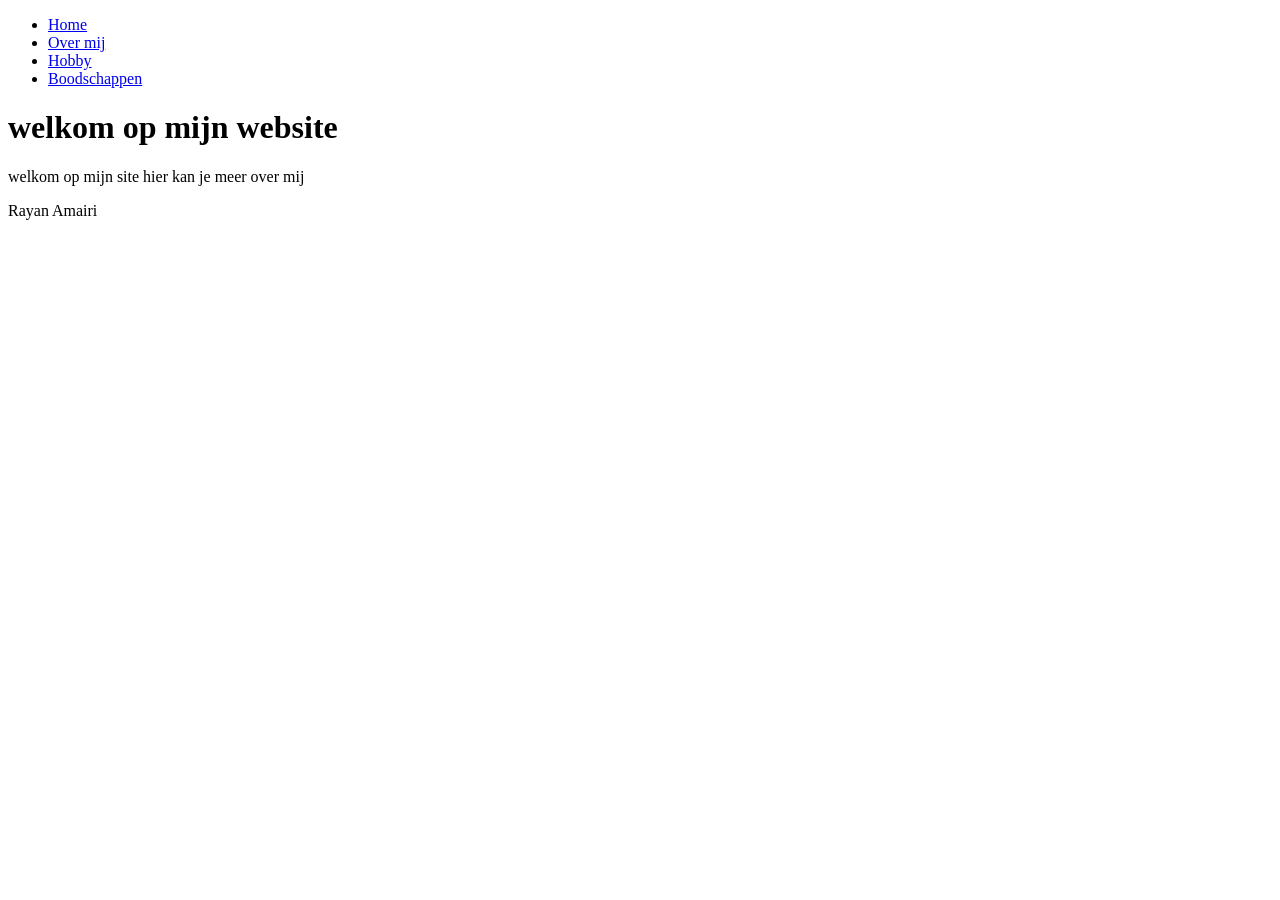
<file: labo-01/index.html>
<!DOCTYPE html>
<html lang="nl">
<head>
    <meta charset="utf-8">
    <meta name="viewport" content="width=device-width, initial-scale=1">
    <title>Mijn website</title>
</head>

<body>

    <header>


        <nav>
            <ul>
                <li><a href="index.html">Home</a></li>
                
                <li><a href="over-mij.html">Over mij</a></li>
                
                
                <li><a href="hobby.html">Hobby</a></li>
                
                <li><a href="boodschappen.html">Boodschappen</a></li>
            </ul>
        </nav>


    </header>

    <main>
        
        <h1>welkom op mijn website</h1>
        <p>welkom op mijn site hier kan je meer over mij</p>
    </main>

    <footer>
        <p>Rayan Amairi</p>
    </footer>

</body>
</html>
</file>
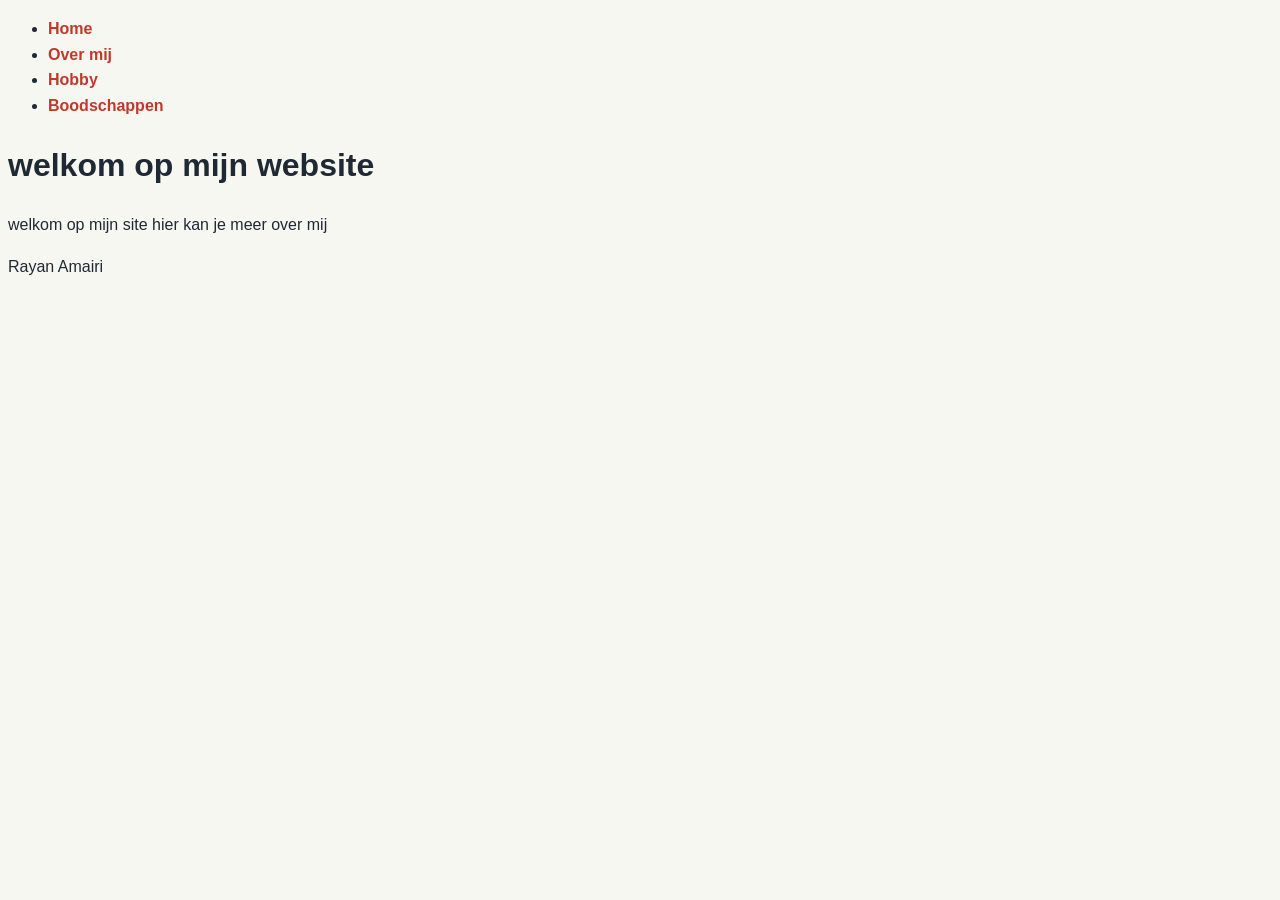
<file: site/index.html>
<!DOCTYPE html>
<html lang="nl">
<head>
    <meta charset="utf-8">
    <meta name="viewport" content="width=device-width, initial-scale=1">
    <title>Mijn website</title>
    <link rel="stylesheet" href="css/stijl.css">
</head>

<body>

    <header>


        <nav>
            <ul>
                <li><a href="index.html">Home</a></li>
                
                <li><a href="over-mij.html">Over mij</a></li>
                
                
                <li><a href="hobby.html">Hobby</a></li>
                
                <li><a href="boodschappen.html">Boodschappen</a></li>
            </ul>
        </nav>


    </header>

    <main>
        
        <h1>welkom op mijn website</h1>
        <p>welkom op mijn site hier kan je meer over mij</p>
    </main>

    <footer>
        <p>Rayan Amairi</p>
    </footer>

</body>
</html>
</file>
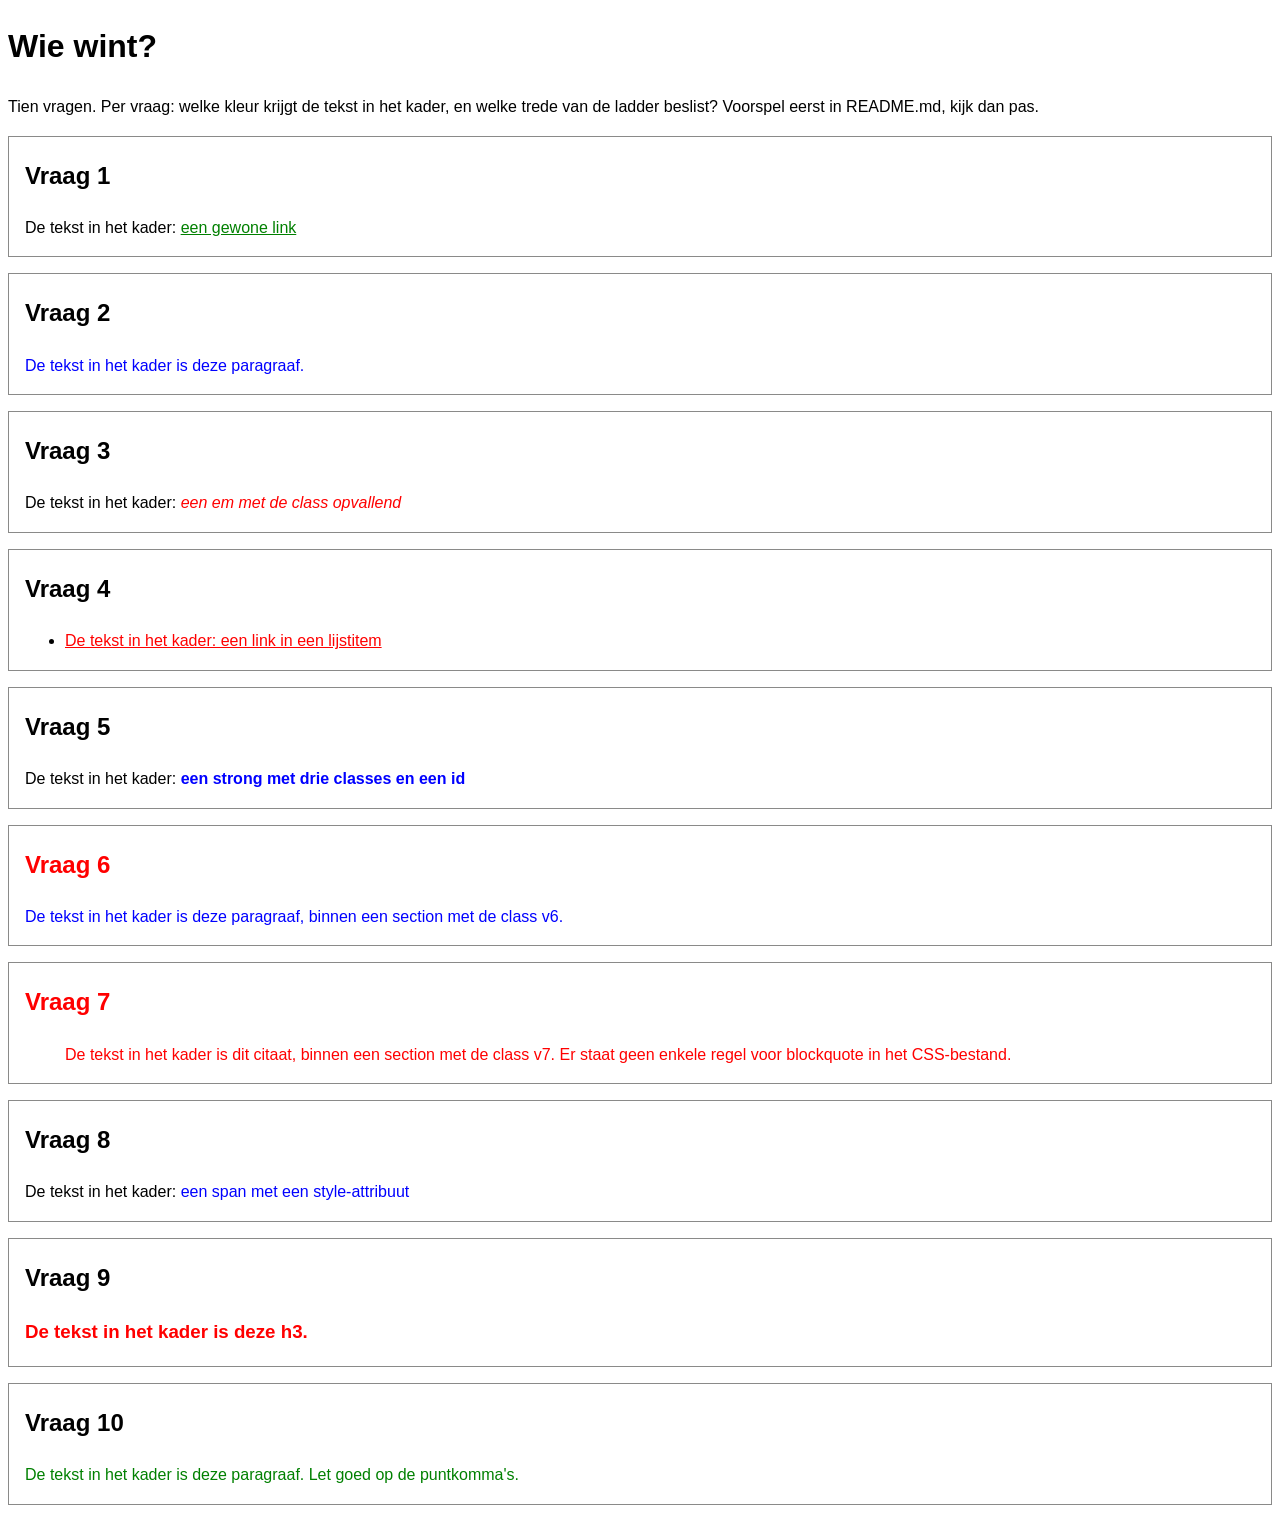
<file: labo-02/cascade/index.html>
<!-- index.html - oefening 3: voorspel, dan kijk. Wijzig dit bestand niet. -->
<!doctype html>
<html lang="nl">
  <head>
    <meta charset="utf-8">
    <meta name="viewport" content="width=device-width, initial-scale=1">
    <title>Wie wint? Tien vragen over de cascade</title>
    <link rel="stylesheet" href="css/stijl.css">
  </head>
  <body>
    <h1>Wie wint?</h1>
    <p>Tien vragen. Per vraag: welke kleur krijgt de tekst in het kader, en welke trede van de ladder beslist? Voorspel eerst in README.md, kijk dan pas.</p>

    <section class="vraag v1">
      <h2>Vraag 1</h2>
      <p>De tekst in het kader: <a href="#">een gewone link</a></p>
    </section>

    <section class="vraag v2">
      <h2>Vraag 2</h2>
      <p class="v2-tekst">De tekst in het kader is deze paragraaf.</p>
    </section>

    <section class="vraag v3">
      <h2>Vraag 3</h2>
      <p>De tekst in het kader: <em class="opvallend">een em met de class opvallend</em></p>
    </section>

    <section class="vraag v4">
      <h2>Vraag 4</h2>
      <ul>
        <li><a href="#">De tekst in het kader: een link in een lijstitem</a></li>
      </ul>
    </section>

    <section class="vraag v5">
      <h2>Vraag 5</h2>
      <p>De tekst in het kader: <strong class="een twee drie" id="v5-tekst">een strong met drie classes en een id</strong></p>
    </section>

    <section class="vraag v6">
      <h2>Vraag 6</h2>
      <p class="v6-tekst">De tekst in het kader is deze paragraaf, binnen een section met de class v6.</p>
    </section>

    <section class="vraag v7">
      <h2>Vraag 7</h2>
      <blockquote>De tekst in het kader is dit citaat, binnen een section met de class v7. Er staat geen enkele regel voor blockquote in het CSS-bestand.</blockquote>
    </section>

    <section class="vraag v8">
      <h2>Vraag 8</h2>
      <p>De tekst in het kader: <span class="v8-tekst" style="color: blue">een span met een style-attribuut</span></p>
    </section>

    <section class="vraag v9">
      <h2>Vraag 9</h2>
      <h3 class="v9-tekst">De tekst in het kader is deze h3.</h3>
    </section>

    <section class="vraag v10">
      <h2>Vraag 10</h2>
      <p class="v10-tekst">De tekst in het kader is deze paragraaf. Let goed op de puntkomma's.</p>
    </section>
  </body>
</html>
</file>
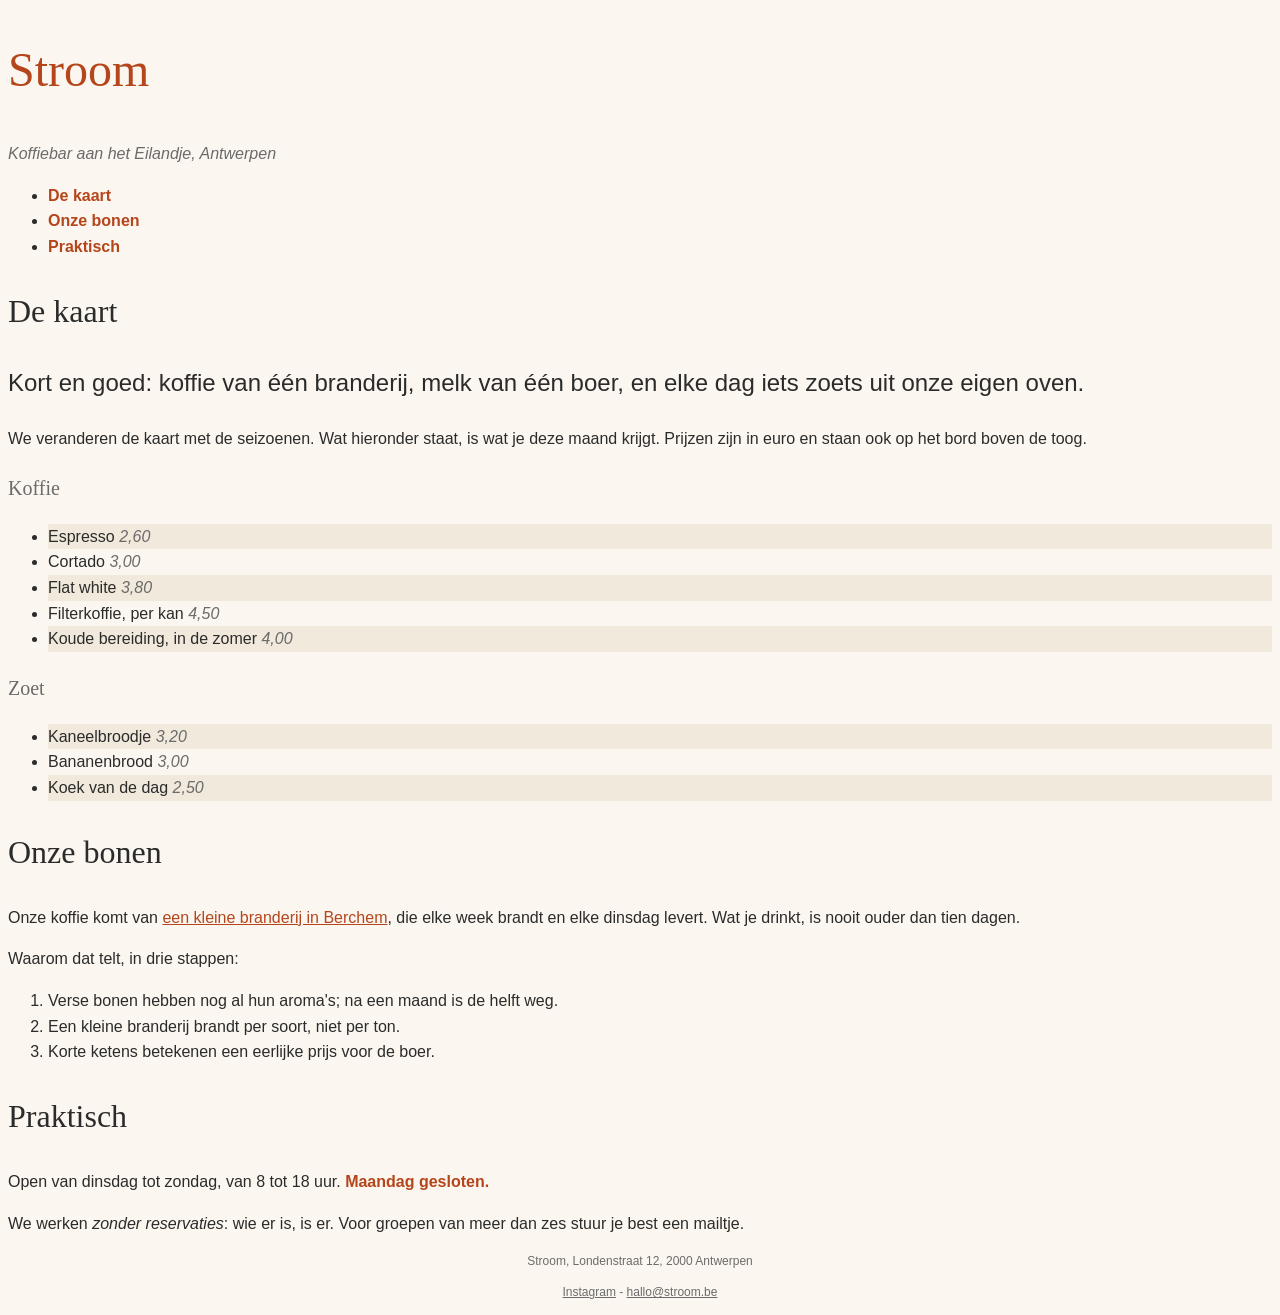
<file: labo-02/nabouw/index.html>
<!-- index.html - nabouw labo 2. Dit bestand mag je NIET wijzigen: geen class erbij, geen element verplaatst, geen style-attribuut. Jij schrijft css/stijl.css. -->
<!--
  Wat het screenshot niet kan tonen (hover en focus):
  - links in de navigatie: accentkleur, vet, geen onderstreping;
    bij hover en focus: inktkleur en onderstreept
  - links in main: accentkleur, onderstreept;
    bij hover en focus: papierkleur op een achtergrond in de accentkleur
  - links in de footer: gedempte kleur; bij hover en focus: accentkleur
-->
<!doctype html>
<html lang="nl">
  <head>
    <meta charset="utf-8">
    <meta name="viewport" content="width=device-width, initial-scale=1">
    <title>Stroom - koffiebar aan het Eilandje</title>
    <link rel="stylesheet" href="css/stijl.css">
  </head>
  <body>
    <header>
      <h1>Stroom</h1>
      <p class="slogan">Koffiebar aan het Eilandje, Antwerpen</p>
      <nav>
        <ul>
          <li><a href="#kaart">De kaart</a></li>
          <li><a href="#bonen">Onze bonen</a></li>
          <li><a href="#praktisch">Praktisch</a></li>
        </ul>
      </nav>
    </header>

    <main>
      <article>
        <h2 id="kaart">De kaart</h2>
        <p class="intro">Kort en goed: koffie van één branderij, melk van één boer, en elke dag iets zoets uit onze eigen oven.</p>
        <p>We veranderen de kaart met de seizoenen. Wat hieronder staat, is wat je deze maand krijgt. Prijzen zijn in euro en staan ook op het bord boven de toog.</p>

        <h3>Koffie</h3>
        <ul class="kaart">
          <li>Espresso <span class="prijs">2,60</span></li>
          <li>Cortado <span class="prijs">3,00</span></li>
          <li>Flat white <span class="prijs">3,80</span></li>
          <li>Filterkoffie, per kan <span class="prijs">4,50</span></li>
          <li>Koude bereiding, in de zomer <span class="prijs">4,00</span></li>
        </ul>

        <h3>Zoet</h3>
        <ul class="kaart">
          <li>Kaneelbroodje <span class="prijs">3,20</span></li>
          <li>Bananenbrood <span class="prijs">3,00</span></li>
          <li>Koek van de dag <span class="prijs">2,50</span></li>
        </ul>

        <h2 id="bonen">Onze bonen</h2>
        <p>Onze koffie komt van <a href="https://www.example.be">een kleine branderij in Berchem</a>, die elke week brandt en elke dinsdag levert. Wat je drinkt, is nooit ouder dan tien dagen.</p>
        <p>Waarom dat telt, in drie stappen:</p>
        <ol>
          <li>Verse bonen hebben nog al hun aroma's; na een maand is de helft weg.</li>
          <li>Een kleine branderij brandt per soort, niet per ton.</li>
          <li>Korte ketens betekenen een eerlijke prijs voor de boer.</li>
        </ol>

        <h2 id="praktisch">Praktisch</h2>
        <p>Open van dinsdag tot zondag, van 8 tot 18 uur. <strong>Maandag gesloten.</strong></p>
        <p>We werken <em>zonder reservaties</em>: wie er is, is er. Voor groepen van meer dan zes stuur je best een mailtje.</p>
      </article>
    </main>

    <footer>
      <p>Stroom, Londenstraat 12, 2000 Antwerpen</p>
      <p><a href="https://www.instagram.com">Instagram</a> - <a href="mailto:hallo@stroom.be">hallo@stroom.be</a></p>
    </footer>
  </body>
</html>
</file>
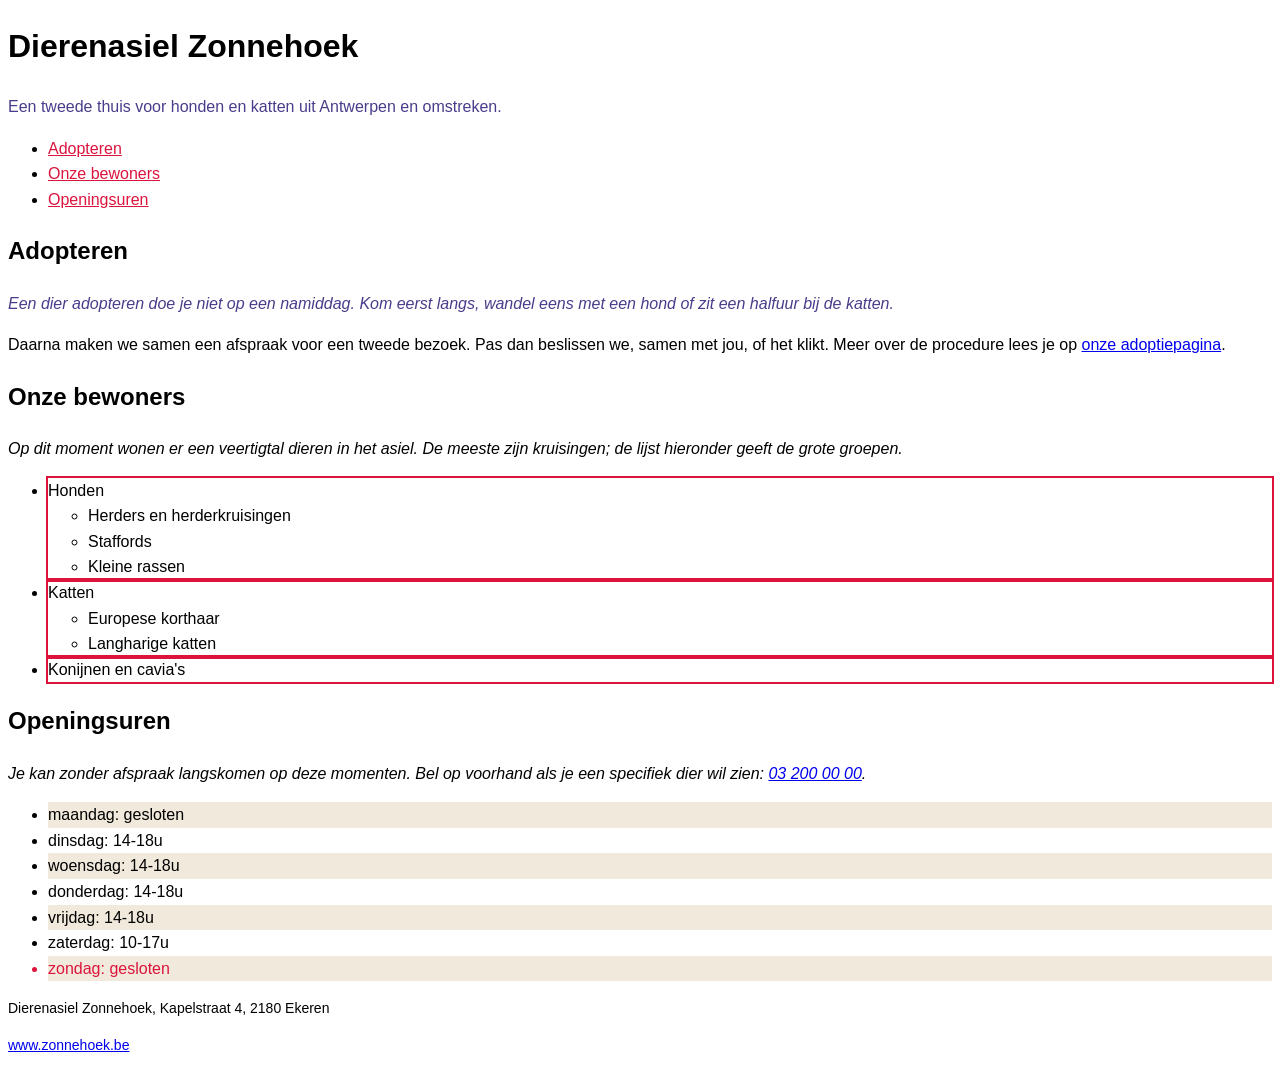
<file: labo-02/selectors/index.html>
<!-- index.html - oefening 2: selectors. Wijzig dit bestand niet; alles wat je nodig hebt, staat erin. -->
<!doctype html>
<html lang="nl">
  <head>
    <meta charset="utf-8">
    <meta name="viewport" content="width=device-width, initial-scale=1">
    <title>Dierenasiel Zonnehoek</title>
    <link rel="stylesheet" href="css/stijl.css">
  </head>
  <body>
    <header>
      <h1>Dierenasiel Zonnehoek</h1>
      <p class="slogan">Een tweede thuis voor honden en katten uit Antwerpen en omstreken.</p>
      <nav>
        <ul>
          <li><a href="#adopteren">Adopteren</a></li>
          <li><a href="#rassen">Onze bewoners</a></li>
          <li><a href="#uren">Openingsuren</a></li>
        </ul>
      </nav>
    </header>

    <main>
      <article>
        <h2 id="adopteren">Adopteren</h2>
        <p class="intro">Een dier adopteren doe je niet op een namiddag. Kom eerst langs, wandel eens met een hond of zit een halfuur bij de katten.</p>
        <p>Daarna maken we samen een afspraak voor een tweede bezoek. Pas dan beslissen we, samen met jou, of het klikt. Meer over de procedure lees je op <a href="https://www.zonnehoek.be/adoptie">onze adoptiepagina</a>.</p>

        <h2 id="rassen">Onze bewoners</h2>
        <p>Op dit moment wonen er een veertigtal dieren in het asiel. De meeste zijn kruisingen; de lijst hieronder geeft de grote groepen.</p>
        <ul class="rassen">
          <li>Honden
            <ul>
              <li>Herders en herderkruisingen</li>
              <li>Staffords</li>
              <li>Kleine rassen</li>
            </ul>
          </li>
          <li>Katten
            <ul>
              <li>Europese korthaar</li>
              <li>Langharige katten</li>
            </ul>
          </li>
          <li>Konijnen en cavia's</li>
        </ul>

        <h2 id="uren">Openingsuren</h2>
        <p>Je kan zonder afspraak langskomen op deze momenten. Bel op voorhand als je een specifiek dier wil zien: <a href="tel:+3232000000">03 200 00 00</a>.</p>
        <ul class="uren">
          <li>maandag: gesloten</li>
          <li>dinsdag: 14-18u</li>
          <li>woensdag: 14-18u</li>
          <li>donderdag: 14-18u</li>
          <li>vrijdag: 14-18u</li>
          <li>zaterdag: 10-17u</li>
          <li>zondag: gesloten</li>
        </ul>
      </article>
    </main>

    <footer>
      <p>Dierenasiel Zonnehoek, Kapelstraat 4, 2180 Ekeren</p>
      <p><a href="https://www.zonnehoek.be">www.zonnehoek.be</a></p>
    </footer>
  </body>
</html>
</file>
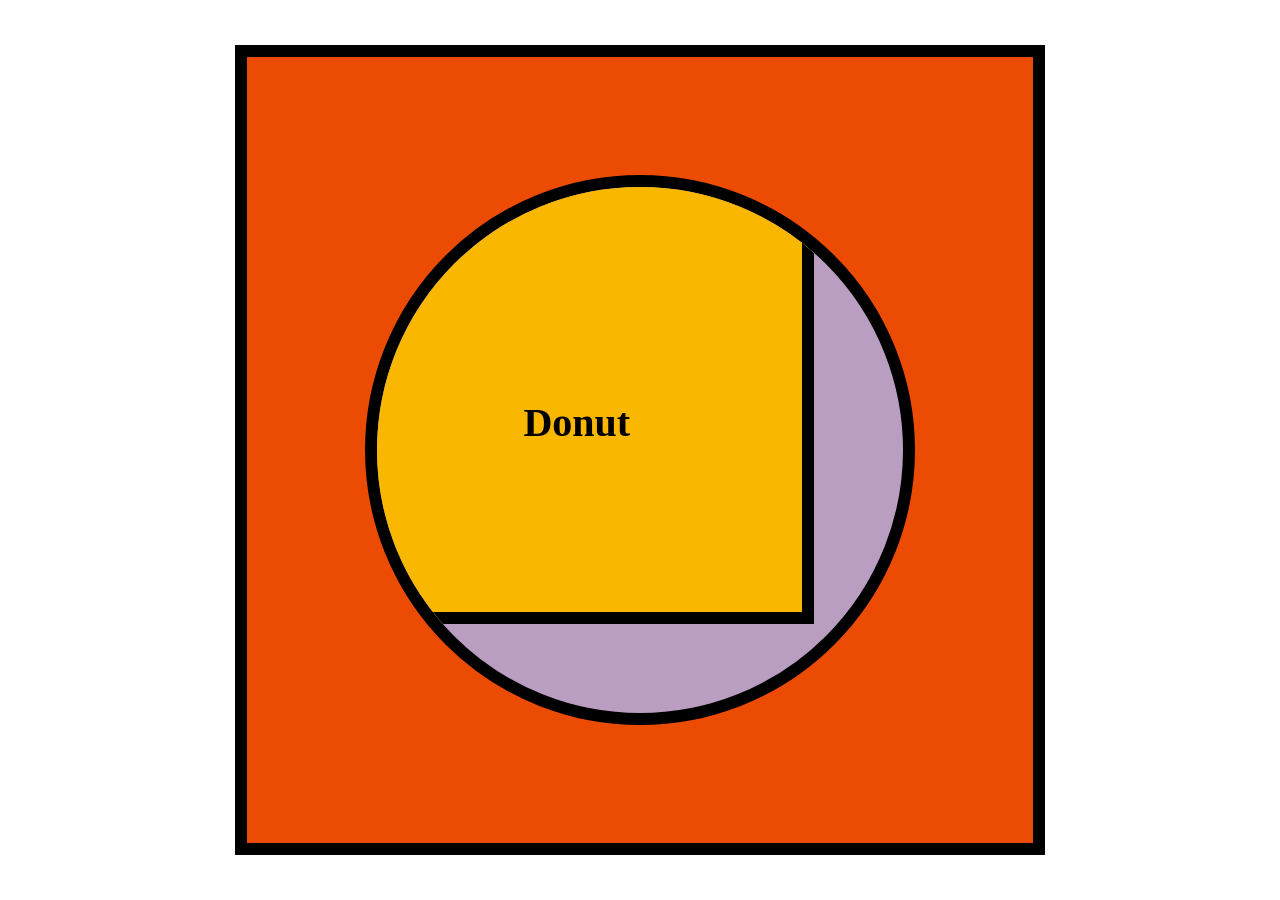
<file: labo-03/donut/index.html>
<!doctype html>
<html lang="en">
<head>
  <meta charset="utf-8">
  <meta name="viewport" content="width=device-width, initial-scale=1">
  <title>Labo 3 - Donut</title>
  <link rel="stylesheet" href="css/reset.css">
  <link rel="stylesheet" href="css/stijl.css">
</head>
<body>
  <!-- Do not change this file. Write your CSS in css/stijl.css. -->
  <main>
    <div>
      <h1>Donut</h1>
    </div>
  </main>
</body>
</html>
</file>
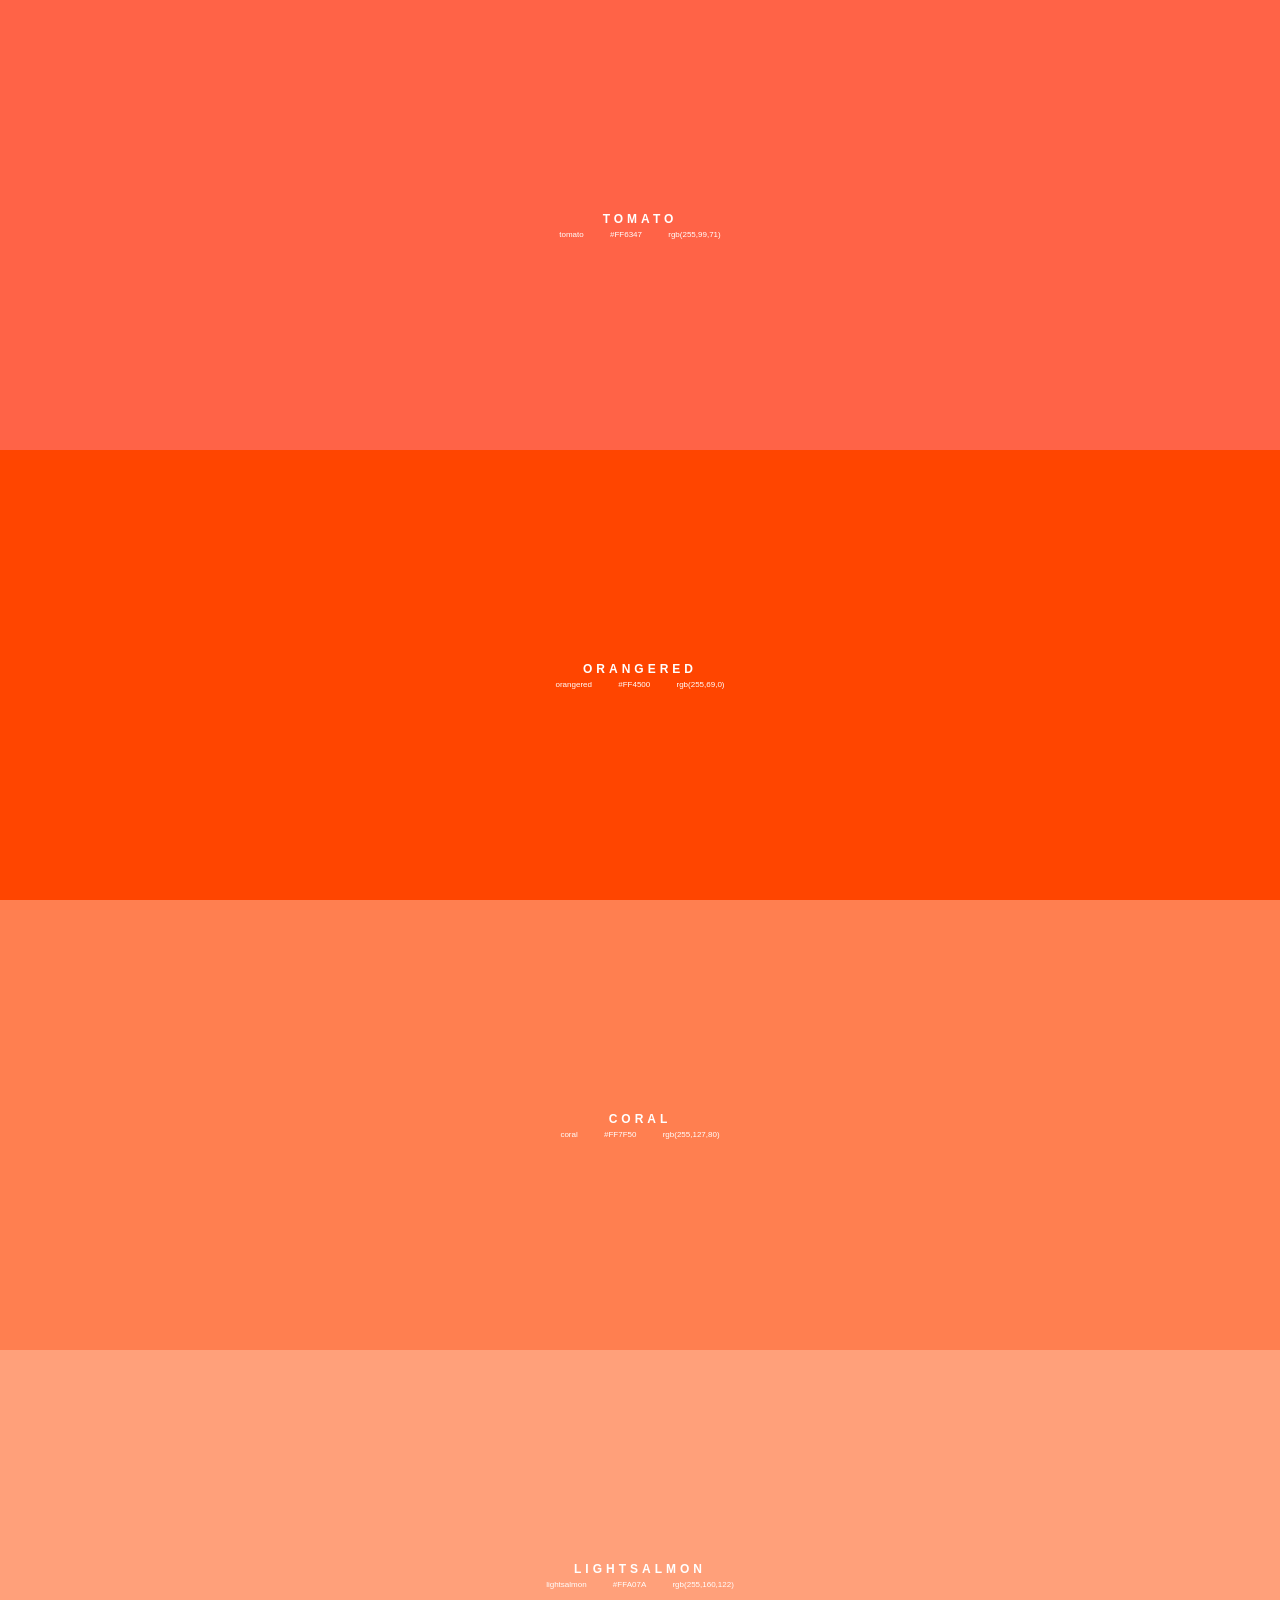
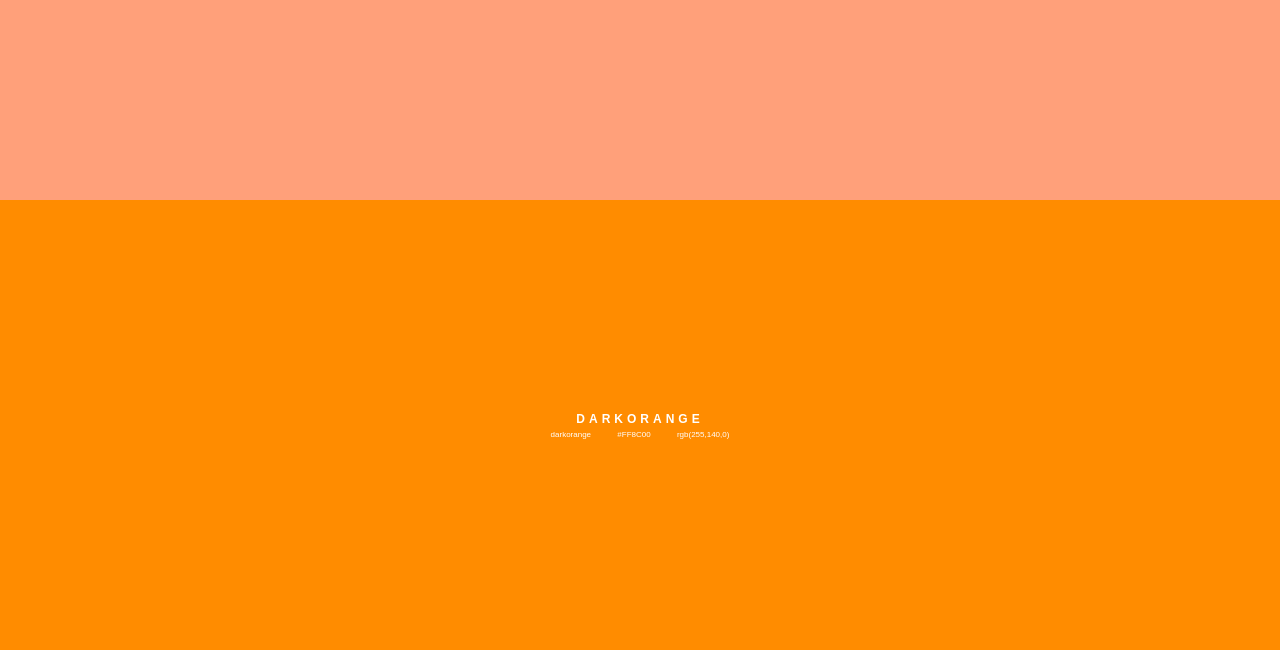
<file: labo-03/kleuren/index.html>
<!doctype html>
<html lang="en">
<head>
  <meta charset="utf-8">
  <meta name="viewport" content="width=device-width, initial-scale=1">
  <title>Labo 3 - Kleurenstalen</title>
  <link rel="stylesheet" href="css/reset.css">
  <link rel="stylesheet" href="css/stijl.css">
</head>
<body>
  <!-- Do not change this file. Write your CSS in css/stijl.css. -->
  <ul>
    <li class="tomato">
      <h2>TOMATO</h2>
      <p class="codes"><span>tomato</span> <span>#FF6347</span> <span>rgb(255,99,71)</span></p>
    </li>
    <li class="orangered">
      <h2>ORANGERED</h2>
      <p class="codes"><span>orangered</span> <span>#FF4500</span> <span>rgb(255,69,0)</span></p>
    </li>
    <li class="coral">
      <h2>CORAL</h2>
      <p class="codes"><span>coral</span> <span>#FF7F50</span> <span>rgb(255,127,80)</span></p>
    </li>
    <li class="lightsalmon">
      <h2>LIGHTSALMON</h2>
      <p class="codes"><span>lightsalmon</span> <span>#FFA07A</span> <span>rgb(255,160,122)</span></p>
    </li>
    <li class="darkorange">
      <h2>DARKORANGE</h2>
      <p class="codes"><span>darkorange</span> <span>#FF8C00</span> <span>rgb(255,140,0)</span></p>
    </li>
  </ul>
</body>
</html>
</file>
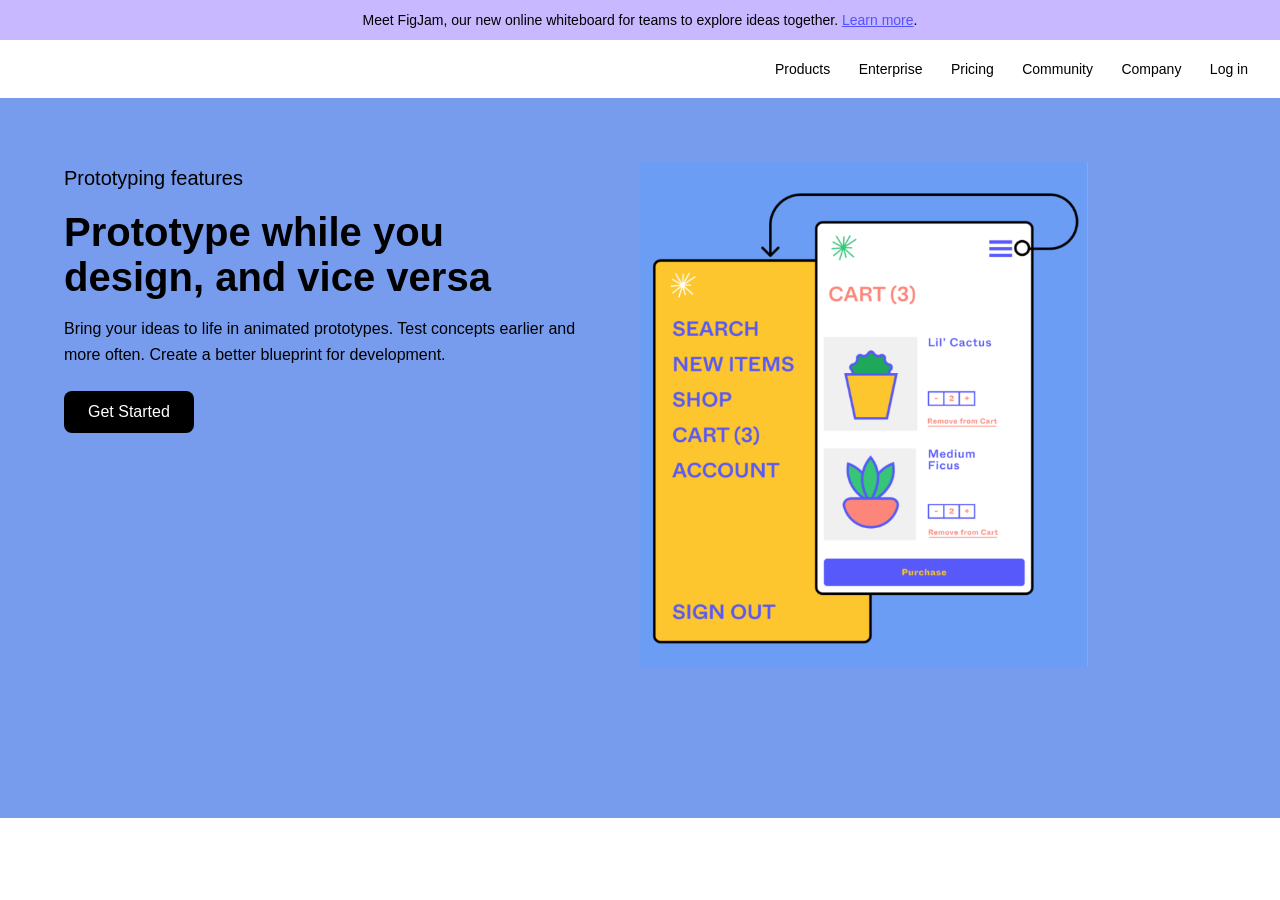
<file: labo-03/landing/index.html>
<!doctype html>
<html lang="en">
<head>
  <meta charset="utf-8">
  <meta name="viewport" content="width=device-width, initial-scale=1">
  <title>Labo 3 - Landingspagina</title>
  <link rel="stylesheet" href="css/reset.css">
  <link rel="stylesheet" href="css/stijl.css">
</head>
<body>
  <!-- Do not change this file. Write your CSS in css/stijl.css.
       Not visible in the screenshot: on :hover and :focus the links in the
       banner and in the navigation get an underline, and the button turns
       dark grey (#333333) instead of black. -->
  <div class="banner">
    <p>Meet FigJam, our new online whiteboard for teams to explore ideas together. <a href="#">Learn more</a>.</p>
  </div>
  <header>
    <nav>
      <ul>
        <li><a href="#">Products</a></li>
        <li><a href="#">Enterprise</a></li>
        <li><a href="#">Pricing</a></li>
        <li><a href="#">Community</a></li>
        <li><a href="#">Company</a></li>
        <li><a href="#">Log in</a></li>
      </ul>
    </nav>
  </header>
  <main>
    <article>
      <p class="bovenkop">Prototyping features</p>
      <h1>Prototype while you design, and vice versa</h1>
      <p>Bring your ideas to life in animated prototypes. Test concepts earlier and more often. Create a better blueprint for development.</p>
      <a href="#" class="knop">Get Started</a>
    </article><!-- no whitespace between these two tags: see syllabus 3.7 --><div class="afbeelding">
      <img src="afbeeldingen/prototype.png" alt="Prototype of a plant shop: a yellow menu panel next to a white cart screen">
    </div>
  </main>
</body>
</html>
</file>
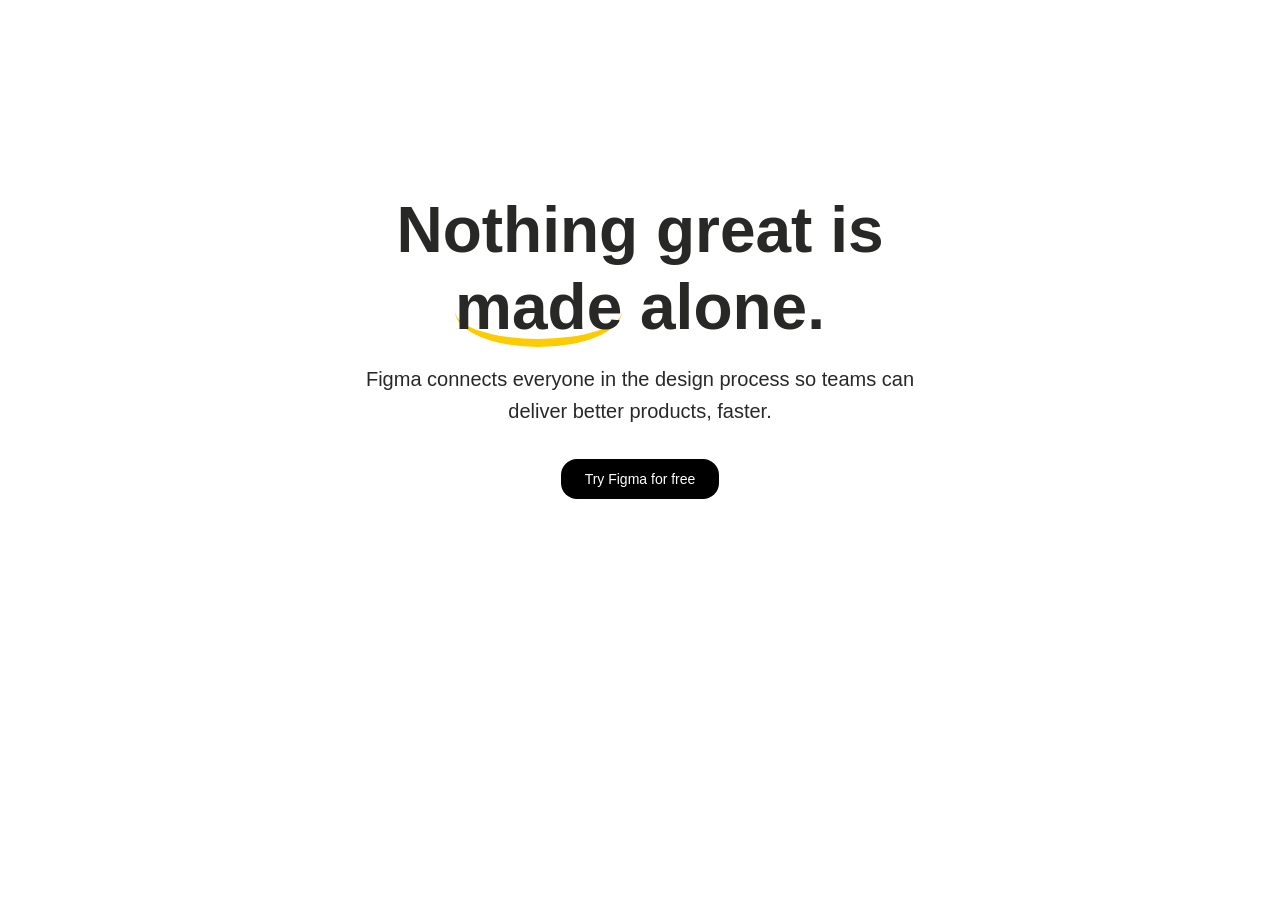
<file: labo-03/slogan/index.html>
<!doctype html>
<html lang="en">
<head>
  <meta charset="utf-8">
  <meta name="viewport" content="width=device-width, initial-scale=1">
  <title>Labo 3 - Slogan</title>
  <link rel="stylesheet" href="css/reset.css">
  <link rel="stylesheet" href="css/stijl.css">
</head>
<body>
  <!-- Do not change this file. Write your CSS in css/stijl.css.
       Not visible in the screenshot: on :hover and :focus the button turns
       dark grey (#333333) instead of black. -->
  <h2>Nothing great is <span>made</span> alone.</h2>
  <p>Figma connects everyone in the design process so teams can deliver better products, faster.</p>
  <a href="https://www.figma.com">Try Figma for free</a>
</body>
</html>
</file>
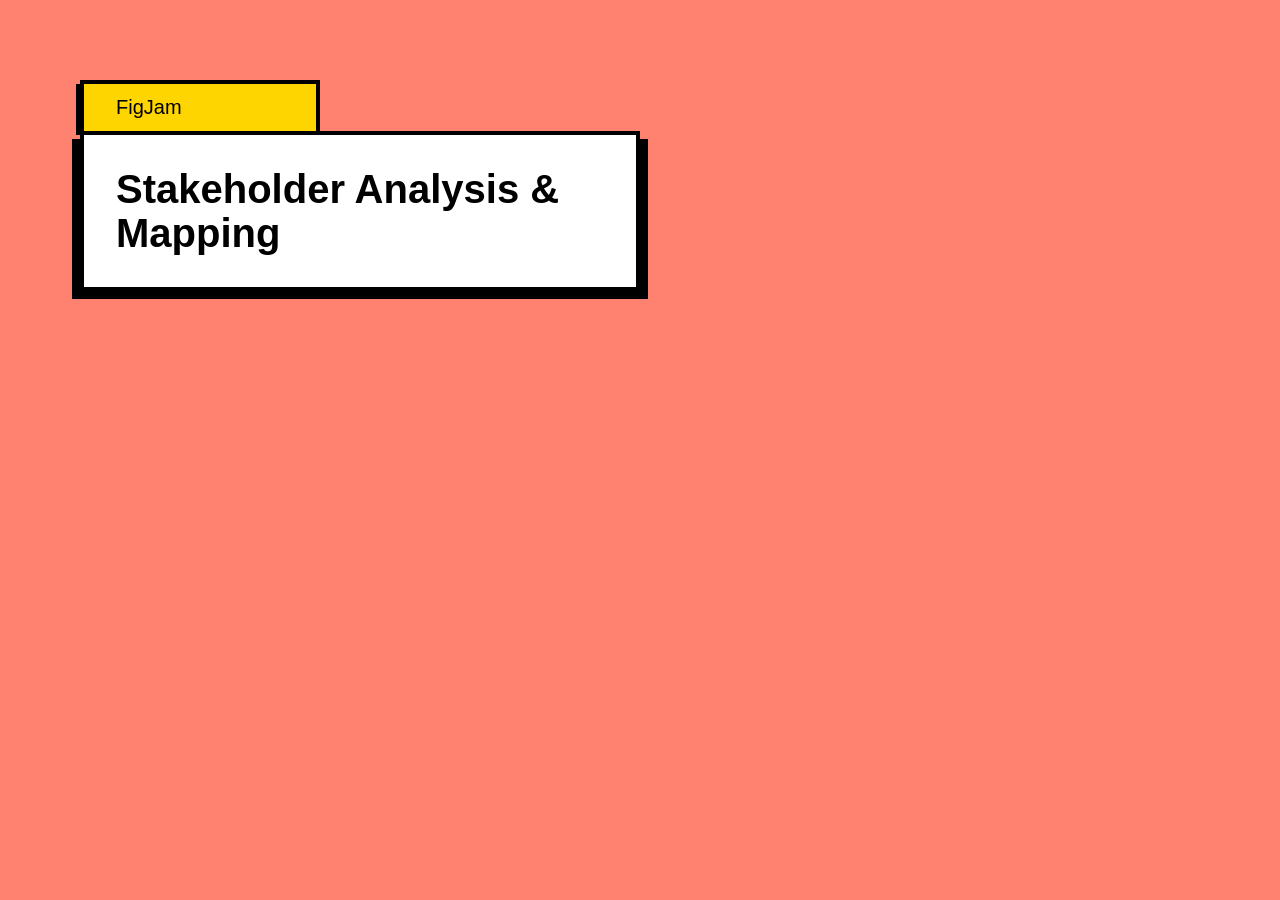
<file: labo-03/tabblad/index.html>
<!doctype html>
<html lang="en">
<head>
  <meta charset="utf-8">
  <meta name="viewport" content="width=device-width, initial-scale=1">
  <title>Labo 3 - Tabblad</title>
  <link rel="stylesheet" href="css/reset.css">
  <link rel="stylesheet" href="css/stijl.css">
</head>
<body>
  <!-- Do not change this file. Write your CSS in css/stijl.css. -->
  <h1>FigJam</h1>
  <h2>Stakeholder Analysis &amp; Mapping</h2>
</body>
</html>
</file>
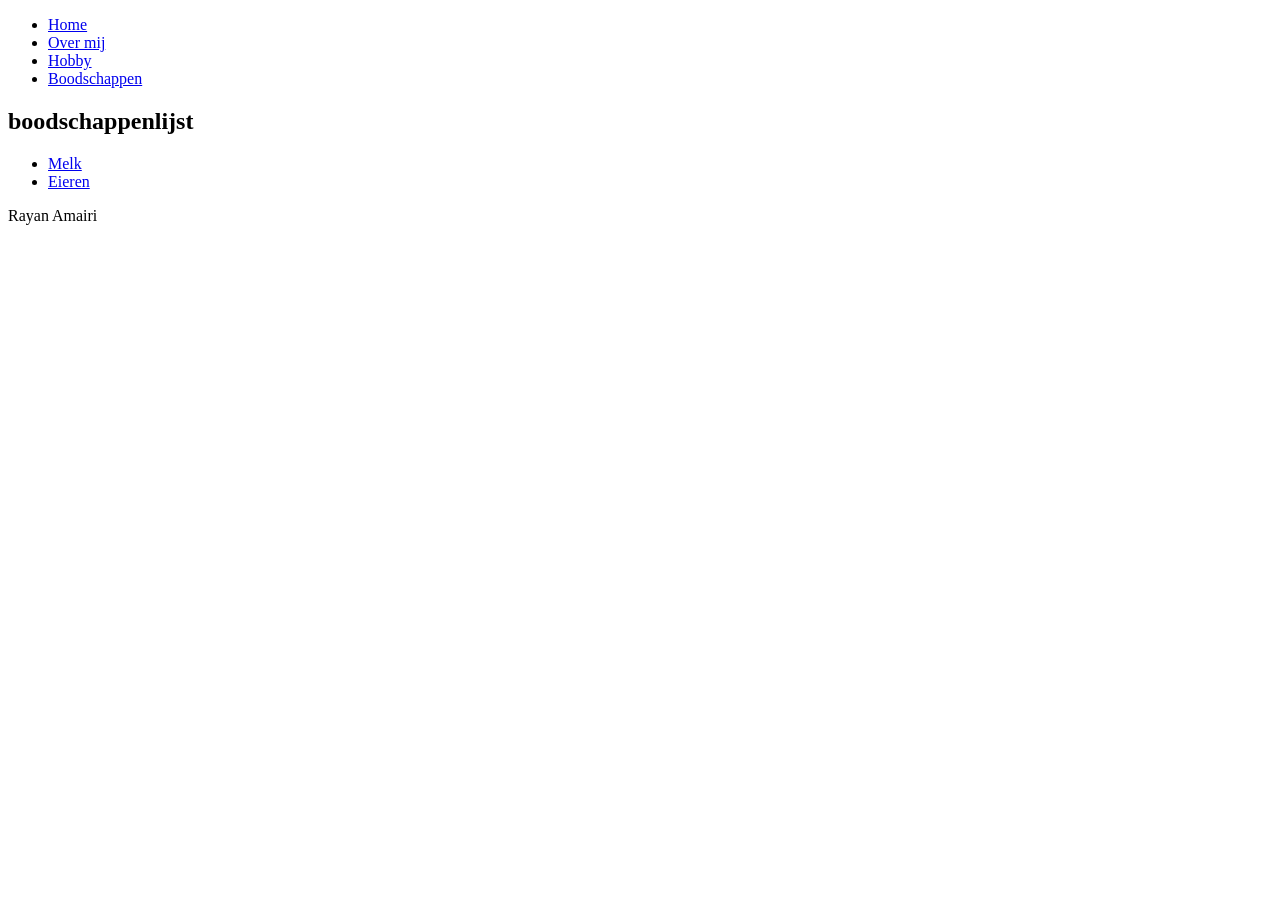
<file: labo-01/boodschappen.html>
<!DOCTYPE html>
<html lang="nl">
<head>
    <meta charset="utf-8">
    <meta name="viewport" content="width=device-width, initial-scale=1">
    <title>Boodschappen</title>
</head>
<body>

    <header>
        <nav>
        <ul>
                <li><a href="index.html">Home</a></li>
                <li><a href="over-mij.html">Over mij</a></li>
                <li><a href="hobby.html">Hobby</a></li>
                <li><a href="boodschappen.html">Boodschappen</a></li>
            </ul>
    </nav>
    </header>

    <main>
        <h2>boodschappenlijst</h2>
        <ul>
            
        <li><a href="https://www.carrefour.be/nl/vb/melk-kopen">Melk</a></li>
            
            <li><a href="https://bakkerijaernoudt.be/brood">Eieren</a></li>    
        
    </main>

    <footer>
        <p>Rayan Amairi</p>
    </footer>

</body>
</html>
</file>
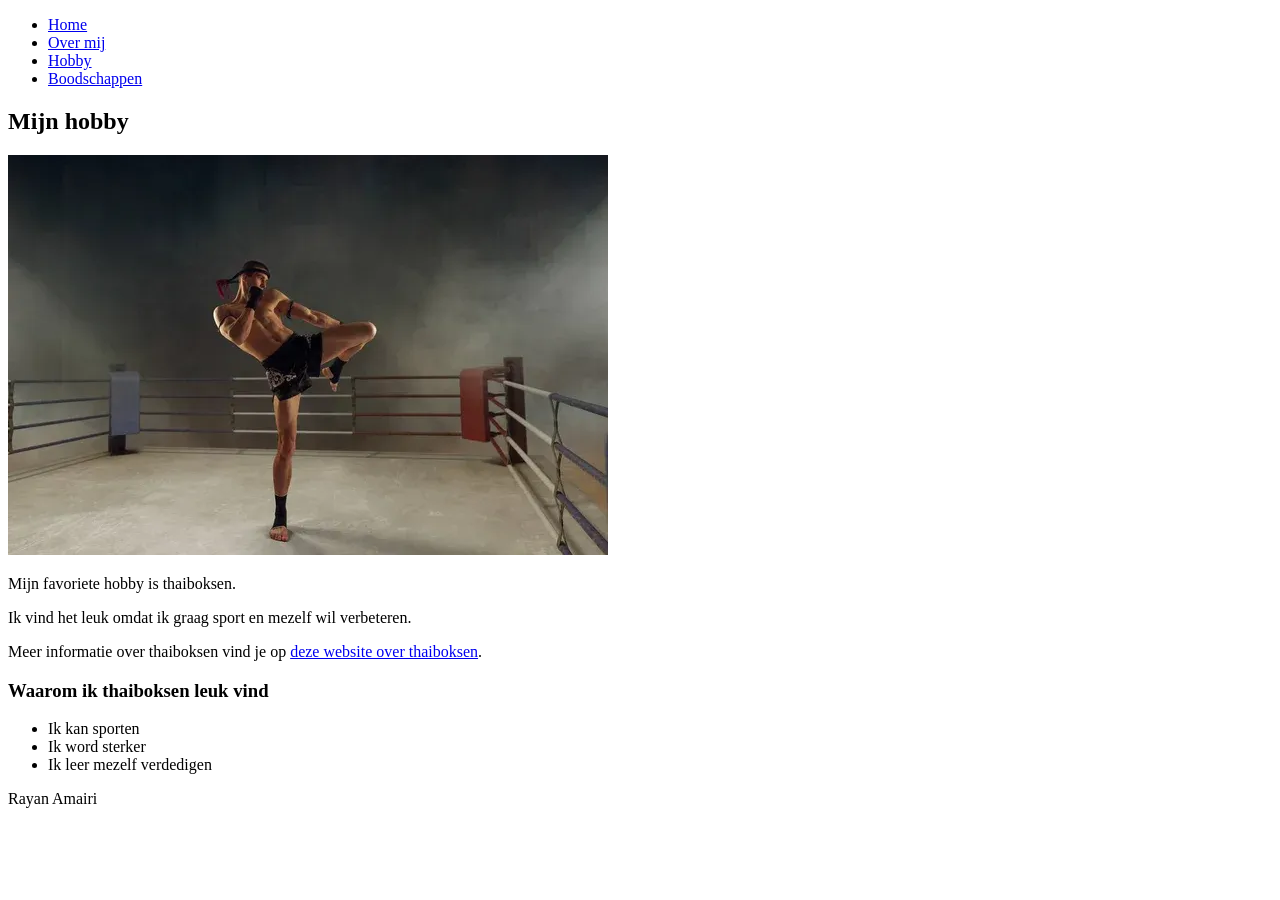
<file: labo-01/hobby.html>
<!DOCTYPE html>
<html lang="nl">
<head>
    <meta charset="utf-8">
    <meta name="viewport" content="width=device-width, initial-scale=1">
    <title>Mijn hobby</title>
</head>
<body>

    <header>
        <nav>
            <ul>
                <li><a href="index.html">Home</a></li>
                <li><a href="over-mij.html">Over mij</a></li>
                <li><a href="hobby.html">Hobby</a></li>
                <li><a href="boodschappen.html">Boodschappen</a></li>
            </ul>
        </nav>
    </header>

    <main>
        <h2>Mijn hobby</h2>

        <img src="afbeeldingen/muaythai.jpg" alt="Foto van thaiboksen">

        <p>Mijn favoriete hobby is thaiboksen.</p>

        <p>Ik vind het leuk omdat ik graag sport en mezelf wil verbeteren.</p>

        <p>Meer informatie over thaiboksen vind je op
            <a href="https://en.wikipedia.org/wiki/Muay_Thai">deze website over thaiboksen</a>.
        </p>

        <h3>Waarom ik thaiboksen leuk vind</h3>
        <ul>
            <li>Ik kan sporten</li>
            <li>Ik word sterker</li>
            <li>Ik leer mezelf verdedigen</li>
        </ul>
    </main>

    <footer>
        <p>Rayan Amairi</p>
    </footer>

</body>
</html>
</file>
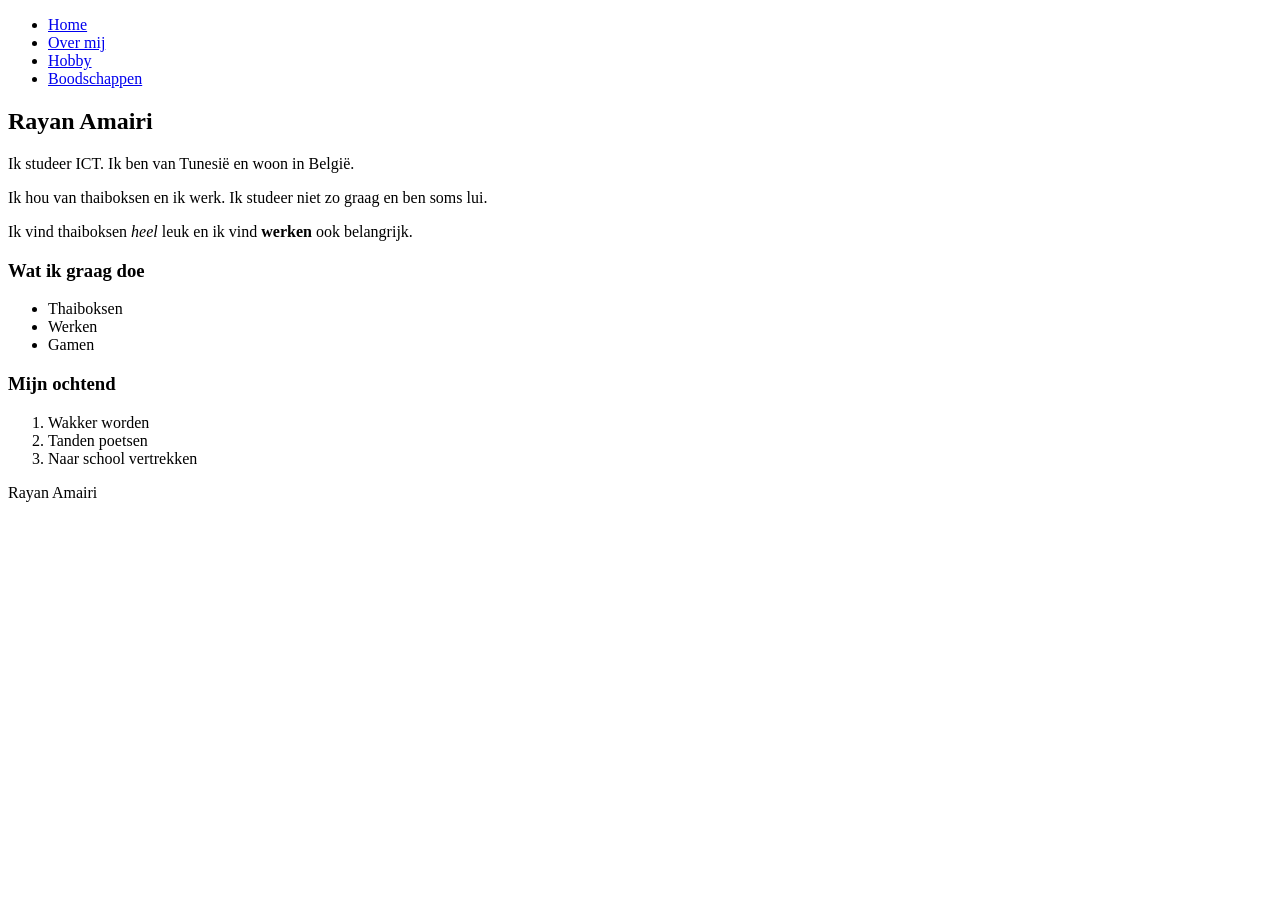
<file: labo-01/over-mij.html>
<!-- header: ... -->
<!-- nav: ... -->
<!-- main: ... -->
<!-- footer: ... -->
<!-- article: ... -->
<!-- aside: ... -->
<!-- a: ... -->
<!-- img: ... -->
<!DOCTYPE html>
<html lang="nl">
<head>
    <meta charset="utf-8">
    <meta name="viewport" content="width=device-width, initial-scale=1">
    <title>Over mij</title>
</head>
<body>

    <header>
        <nav>
            <ul>
                <li><a href="index.html">Home</a></li>
                <li><a href="over-mij.html">Over mij</a></li>
                <li><a href="hobby.html">Hobby</a></li>
                <li><a href="boodschappen.html">Boodschappen</a></li>
            </ul>
        </nav>
    </header>

    <main>
        <h2>Rayan Amairi</h2>

        <p>Ik studeer ICT. Ik ben van Tunesië en woon in België.</p>

        <p>Ik hou van thaiboksen en ik werk. Ik studeer niet zo graag en ben soms lui.</p>

        <p>Ik vind thaiboksen <em>heel</em> leuk en ik vind <strong>werken</strong> ook belangrijk.</p>

        <h3>Wat ik graag doe</h3>
        <ul>
            <li>Thaiboksen</li>
            <li>Werken</li>
            <li>Gamen</li>
        </ul>

        <h3>Mijn ochtend</h3>
        <ol>
            <li>Wakker worden</li>
            <li>Tanden poetsen</li>
            <li>Naar school vertrekken</li>
        </ol>
    </main>

    <footer>
        <p>Rayan Amairi</p>
    </footer>

</body>
</html>
</file>
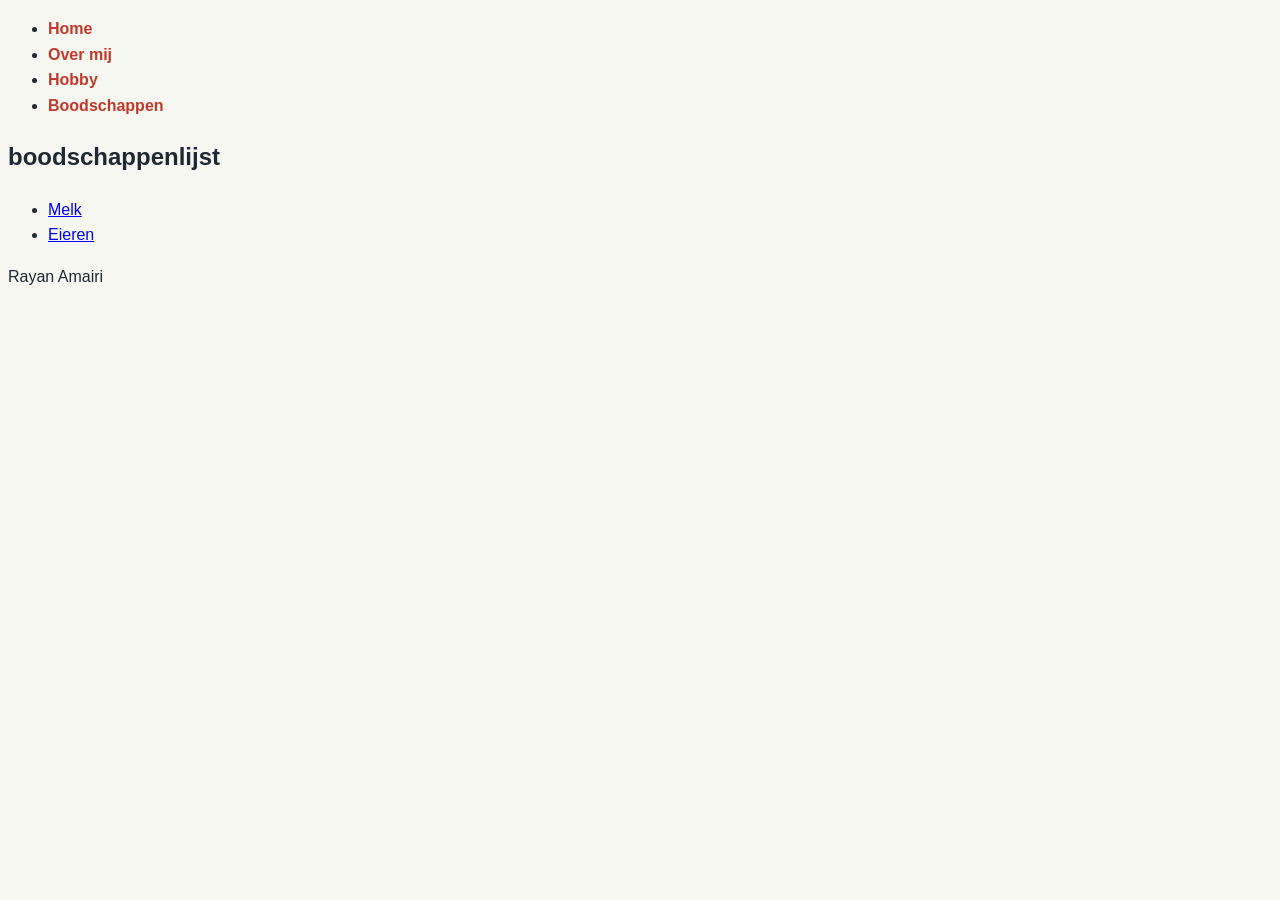
<file: site/boodschappen.html>
<!DOCTYPE html>
<html lang="nl">
<head>
    <meta charset="utf-8">
    <meta name="viewport" content="width=device-width, initial-scale=1">
    <title>Boodschappen</title>
    <link rel="stylesheet" href="css/stijl.css">
</head>
<body>

    <header>
        <nav>
        <ul>
                <li><a href="index.html">Home</a></li>
                <li><a href="over-mij.html">Over mij</a></li>
                <li><a href="hobby.html">Hobby</a></li>
                <li><a href="boodschappen.html">Boodschappen</a></li>
            </ul>
    </nav>
    </header>

    <main>
        <h2>boodschappenlijst</h2>
        <ul>
            
        <li><a href="https://www.carrefour.be/nl/vb/melk-kopen">Melk</a></li>
            
            <li><a href="https://www.carrefour.be/nl/verse-scharreleieren-12-stuks/05751934.html">Eieren</a></li>    
        </ul>
    </main>

    <footer>
        <p>Rayan Amairi</p>
    </footer>

</body>
</html>
</file>
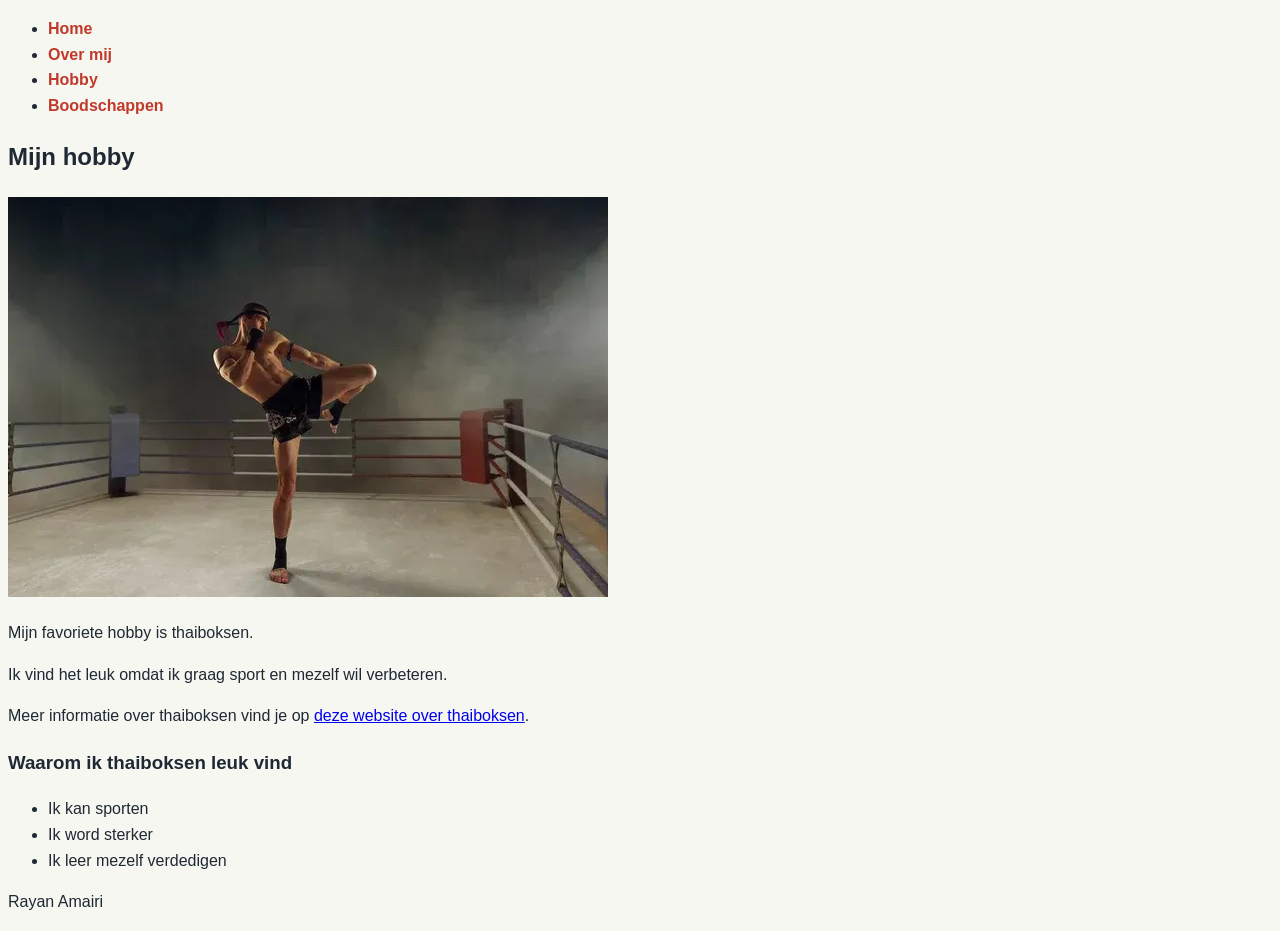
<file: site/hobby.html>
<!DOCTYPE html>
<html lang="nl">
<head>
    <meta charset="utf-8">
    <meta name="viewport" content="width=device-width, initial-scale=1">
    <title>Mijn hobby</title>
    <link rel="stylesheet" href="css/stijl.css">
</head>
<body>

    <header>
        <nav>
            <ul>
                <li><a href="index.html">Home</a></li>
                <li><a href="over-mij.html">Over mij</a></li>
                <li><a href="hobby.html">Hobby</a></li>
                <li><a href="boodschappen.html">Boodschappen</a></li>
            </ul>
        </nav>
    </header>

    <main>
        <h2>Mijn hobby</h2>

        <img src="afbeeldingen/muaythai.jpg" alt="Foto van thaiboksen">

        <p>Mijn favoriete hobby is thaiboksen.</p>

        <p>Ik vind het leuk omdat ik graag sport en mezelf wil verbeteren.</p>

        <p>Meer informatie over thaiboksen vind je op
            <a href="https://en.wikipedia.org/wiki/Muay_Thai">deze website over thaiboksen</a>.
        </p>

        <h3>Waarom ik thaiboksen leuk vind</h3>
        <ul>
            <li>Ik kan sporten</li>
            <li>Ik word sterker</li>
            <li>Ik leer mezelf verdedigen</li>
        </ul>
    </main>

    <footer>
        <p>Rayan Amairi</p>
    </footer>

</body>
</html>
</file>
<file: site/css/stijl.css>
:root {
  --kleur-achtergrond: #f7f7f2;
  --kleur-tekst: #1f2933;
  --kleur-accent: #c0392b;
  --font-tekst: Verdana, sans-serif;
  --maat-basis: 1rem;
}

body {
  background-color: var(--kleur-achtergrond);
  color: var(--kleur-tekst);
  font-family: var(--font-tekst);
  font-size: var(--maat-basis);
  line-height: 1.6;
}

nav a {
  color: var(--kleur-accent);
  font-weight: bold;
  text-decoration: none;
}

nav a:hover,
nav a:focus {
  color: var(--kleur-tekst);
  text-decoration: underline;
}
</file>
<file: labo-02/cascade/css/stijl.css>
/* stijl.css - oefening 3: voorspel, dan kijk. Wijzig dit bestand niet. */

/* Opmaak van de pagina zelf; doet niet mee in de vragen. */
body {
  font-family: Verdana, sans-serif;
  line-height: 1.6;
}

.vraag {
  border: 1px solid #8a8a89;
  padding: 0 1rem;
  margin-bottom: 1rem;
}

/* ---- vraag 1 ---- */
a {
  color: green;
}

/* ---- vraag 2 ---- */
.v2-tekst {
  color: red;
}

.v2-tekst {
  color: blue;
}

/* ---- vraag 3 ---- */
.opvallend {
  color: red;
}

em {
  color: blue;
}

/* ---- vraag 4 ---- */
.v4 > a {
  color: green;
}

.v4 a {
  color: red;
}

/* ---- vraag 5 ---- */
.een.twee.drie {
  color: red;
}

#v5-tekst {
  color: blue;
}

/* ---- vraag 6 ---- */
.v6 {
  color: red;
}

.v6-tekst {
  color: blue;
}

/* ---- vraag 7 ---- */
.v7 {
  color: red;
}

/* ---- vraag 8 ---- */
.v8-tekst {
  color: red;
}

/* ---- vraag 9 ---- */
h3 {
  color: red !important;
}

.v9-tekst {
  color: blue;
}

/* ---- vraag 10 ---- */
.v10-tekst {
  color: green;
  font-size: 1.5rem
  color: blue;
}
</file>
<file: labo-02/nabouw/css/stijl.css>
:root {
  --kleur-papier: #fbf7f0;
  --kleur-inkt: #2b2b2b;
  --kleur-gedempt: #6b6b6b;
  --kleur-accent: #b5451b;
  --kleur-zebra: #f1e9dc;
  --font-kop: Georgia, serif;
  --font-tekst: Verdana, sans-serif;
  --regelhoogte: 1.6;
}

body {
  background-color: var(--kleur-papier);
  color: var(--kleur-inkt);
  font-family: var(--font-tekst);
  font-size: 1rem;
  line-height: var(--regelhoogte);
}

h1, h2, h3 {
  font-family: var(--font-kop);
  font-weight: normal;
}

h1 {
  font-size: 3rem;
  color: var(--kleur-accent);
}

h2 {
  font-size: 2rem;
}

h3 {
  font-size: 1.25rem;
  color: var(--kleur-gedempt);
}

.slogan {
  color: var(--kleur-gedempt);
  font-style: italic;
}

.intro {
  font-size: 1.5rem;
}

nav a {
  color: var(--kleur-accent);
  font-weight: bold;
  text-decoration: none;
}

nav a:hover,
nav a:focus {
  color: var(--kleur-inkt);
  text-decoration: underline;
}

.kaart li:nth-child(odd) {
  background-color: var(--kleur-zebra);
}

.prijs {
  color: var(--kleur-gedempt);
  font-style: italic;
}

main a {
  color: var(--kleur-accent);
  text-decoration: underline;
}

main a:hover,
main a:focus {
  color: var(--kleur-papier);
  background-color: var(--kleur-accent);
}

strong {
  color: var(--kleur-accent);
}

footer {
  color: var(--kleur-gedempt);
  font-size: 0.75rem;
  text-align: center;
}

footer a {
  color: var(--kleur-gedempt);
  text-decoration: underline;
}

footer a:hover,
footer a:focus {
  color: var(--kleur-accent);
}
</file>
<file: labo-02/selectors/css/stijl.css>
/* stijl.css - oefening 2: selectors schrijven en lezen */

/* Schrijf onder elke opdracht de regel met de selector die precies die
   elementen raakt. Gebruik de declaratie die erbij staat, zodat je in de
   browser meteen ziet wat je raakte. Voeg niets toe aan index.html. */

body {
  font-family: Verdana, sans-serif;
  line-height: 1.6;
}

/* 1. alle links in de navigatie -> color: crimson; */
nav a {
  color: crimson;}

/* 2. alleen de paragrafen in de footer -> font-size: 0.875rem; */
footer p {
  font-size: 0.875rem;}

/* 3. alleen de lijstitems van het BUITENSTE niveau in de lijst met de class
      rassen (dus niet de items van de binnenlijsten) -> outline: 2px solid crimson;
      (outline tekent een kader rond precies het element dat je raakte; de
      property zelf komt in hoofdstuk 3) */
.rassen > li {
  outline: 2px solid crimson;}

/* 4. de paragraaf die onmiddellijk na elke h2 komt -> font-style: italic; */
h2 + p {
  font-style: italic;}

/* 5. elk oneven item in de lijst met openingsuren -> background-color: #f1e9dc; */
.uren li:nth-child(odd) {
  background-color: #f1e9dc;}

/* 6. het laatste item in de lijst met openingsuren -> color: crimson; */
.uren li:last-child {
  color: crimson;}

/* 7. de slogan en de intro tegelijk, in één regel -> color: darkslateblue; */
.slogan, .intro {
  color: darkslateblue;}

/* 8. elke link in main wanneer de muis erover gaat OF wanneer ze focus heeft
      -> background-color: yellow; */
main  a:hover,
main a:focus {
  background-color: yellow;}


/* ---- Lezen: welke elementen raken deze vijf selectors? Schrijf het antwoord
   in één zin per selector in README.md. Verander hier niets. ---- */

/* a. header nav ul li a */
/* b. article > p */
/* c. .uren li:nth-child(3) */
/* d. h2 ~ p */
/* e. .rassen li:first-child */
</file>
<file: labo-03/donut/css/stijl.css>
:root {
  --kleur-oranje: #ec4b03;
  --kleur-paars: #b99ec1;
  --kleur-geel: #f9b700;
  --kleur-rand: #000000;
  --dikte-rand: 0.75rem;
  --font-woord: Georgia, serif;
}

main {
  width: 90vh;
  height: 90vh;
  margin: 5vh auto;
  background-color: var(--kleur-oranje);
  border: var(--dikte-rand) solid var(--kleur-rand);
}

main div {
  width: 70%;
  height: 70%;
  margin: 15%;
  background-color: var(--kleur-paars);
  border: var(--dikte-rand) solid var(--kleur-rand);
  border-radius: 50%;
  overflow: hidden;
}

h1 {
  width: 90%;
  height: 90%;
  margin: -7% 0 0 -7%;
  padding-top: 45%;
  background-color: var(--kleur-geel);
  border: var(--dikte-rand) solid var(--kleur-rand);
  font-family: var(--font-woord);
  font-size: 2.5rem;
  font-weight: bold;
  text-align: center;
}
</file>
<file: labo-03/kleuren/css/stijl.css>
:root {
  --kleur-tomato: tomato;
  --kleur-orangered: orangered;
  --kleur-coral: coral;
  --kleur-lightsalmon: lightsalmon;
  --kleur-darkorange: darkorange;
  --kleur-tekst: #ffffff;
  --font-tekst: Arial, sans-serif;
}

body {
  font-family: var(--font-tekst);
  color: var(--kleur-tekst);
  text-align: center;
}

ul {
  margin: 0;
  padding: 0;
  list-style: none;
}

li {
  display: flex;
  flex-direction: column;
  justify-content: center;
  height: 50vh;
}

.tomato { background-color: var(--kleur-tomato); }
.orangered { background-color: var(--kleur-orangered); }
.coral { background-color: var(--kleur-coral); }
.lightsalmon { background-color: var(--kleur-lightsalmon); }
.darkorange { background-color: var(--kleur-darkorange); }

h2 {
  font-size: 0.75rem;
  letter-spacing: 0.25rem;
  text-transform: uppercase;
}

.codes {
  font-size: 0.5rem;
  margin-top: 0.25rem;
}

.codes span {
  margin: 0 0.75rem;
}
</file>
<file: labo-03/landing/css/stijl.css>
:root {
  --kleur-banner: #c8b8ff;
  --kleur-banner-link: #5551ff;
  --kleur-hero: #779cee;
  --kleur-tekst: #000000;
  --kleur-knop: #000000;
  --kleur-knop-hover: #333333;
  --kleur-knop-tekst: #ffffff;
  --font-tekst: Arial, sans-serif;
}

body {
  font-family: var(--font-tekst);
  color: var(--kleur-tekst);
}

.banner {
  background-color: var(--kleur-banner);
  text-align: center;
  padding: 0.75rem 1rem;
  font-size: 0.875rem;
}

.banner a {
  color: var(--kleur-banner-link);
}

.banner a:hover,
.banner a:focus,
nav a:hover,
nav a:focus {
  text-decoration: underline;
}

header {
  text-align: right;
  padding: 1.25rem 2rem;
}

nav ul {
  margin: 0;
  padding: 0;
  list-style: none;
}

nav li {
  display: inline-block;
  margin-left: 1.5rem;
}

nav a {
  color: var(--kleur-tekst);
  text-decoration: none;
  font-size: 0.875rem;
}

main {
  min-height: 80vh;
  background-color: var(--kleur-hero);
}

article,
.afbeelding {
  display: inline-block;
  vertical-align: top;
  width: 50%;
}

article {
  padding: 4rem;
}

.bovenkop {
  font-size: 1.25rem;
}

h1 {
  font-size: 2.5rem;
  margin: 1rem 0;
}

article p {
  line-height: 1.6;
}

.afbeelding {
  padding-top: 4rem;
}

.afbeelding img {
  width: 70%;
}

.knop {
  display: inline-block;
  margin-top: 1.5rem;
  padding: 0.75rem 1.5rem;
  background-color: var(--kleur-knop);
  color: var(--kleur-knop-tekst);
  border-radius: 0.5rem;
  text-decoration: none;
}

.knop:hover,
.knop:focus {
  background-color: var(--kleur-knop-hover);
}
</file>
<file: labo-03/slogan/css/stijl.css>
:root {
  --kleur-tekst: #282827;
  --kleur-streep: #fccc00;
  --kleur-knop: #000000;
  --kleur-knop-hover: #333333;
  --kleur-knop-tekst: #ffffff;
  --font-tekst: Arial, sans-serif;
}

body {
  max-width: 40rem;
  margin: 0 auto;
  padding: 12rem 1rem 0;
  font-family: var(--font-tekst);
  color: var(--kleur-tekst);
  text-align: center;
}

h2 {
  font-size: 4rem;
  line-height: 1.2;
}

h2 span {
  display: inline-block;
  line-height: 1;
  border-bottom: 0.5rem solid var(--kleur-streep);
  border-radius: 0 0 50% 50%;
}

p {
  margin-top: 1rem;
  font-size: 1.25rem;
  line-height: 1.6;
}

a {
  display: inline-block;
  margin-top: 2rem;
  padding: 0.75rem 1.5rem;
  background-color: var(--kleur-knop);
  color: var(--kleur-knop-tekst);
  border-radius: 1rem;
  font-size: 0.875rem;
  text-decoration: none;
}

a:hover,
a:focus {
  background-color: var(--kleur-knop-hover);
}
</file>
<file: labo-03/tabblad/css/stijl.css>
:root {
  --kleur-achtergrond: #ff816f;
  --kleur-tabblad: #ffd500;
  --kleur-kaart: #ffffff;
  --kleur-rand: #000000;
  --dikte-rand: 0.25rem;
  --font-tekst: Arial, sans-serif;
}

body {
  padding: 5rem;
  background-color: var(--kleur-achtergrond);
  font-family: var(--font-tekst);
  color: var(--kleur-rand);
}

h1 {
  width: 15rem;
  padding: 0.75rem 2rem;
  background-color: var(--kleur-tabblad);
  border: var(--dikte-rand) solid var(--kleur-rand);
  border-bottom: 0;
  font-size: 1.25rem;
  font-weight: normal;
  box-shadow: calc(-1 * var(--dikte-rand)) var(--dikte-rand) 0 var(--kleur-rand);
}

h2 {
  width: 35rem;
  padding: 2rem;
  background-color: var(--kleur-kaart);
  border: var(--dikte-rand) solid var(--kleur-rand);
  font-size: 2.5rem;
  line-height: 1.1;
  box-shadow:
    0.5rem 0.5rem 0 var(--kleur-rand),
    -0.5rem 0.5rem 0 var(--kleur-rand);
}
</file>
